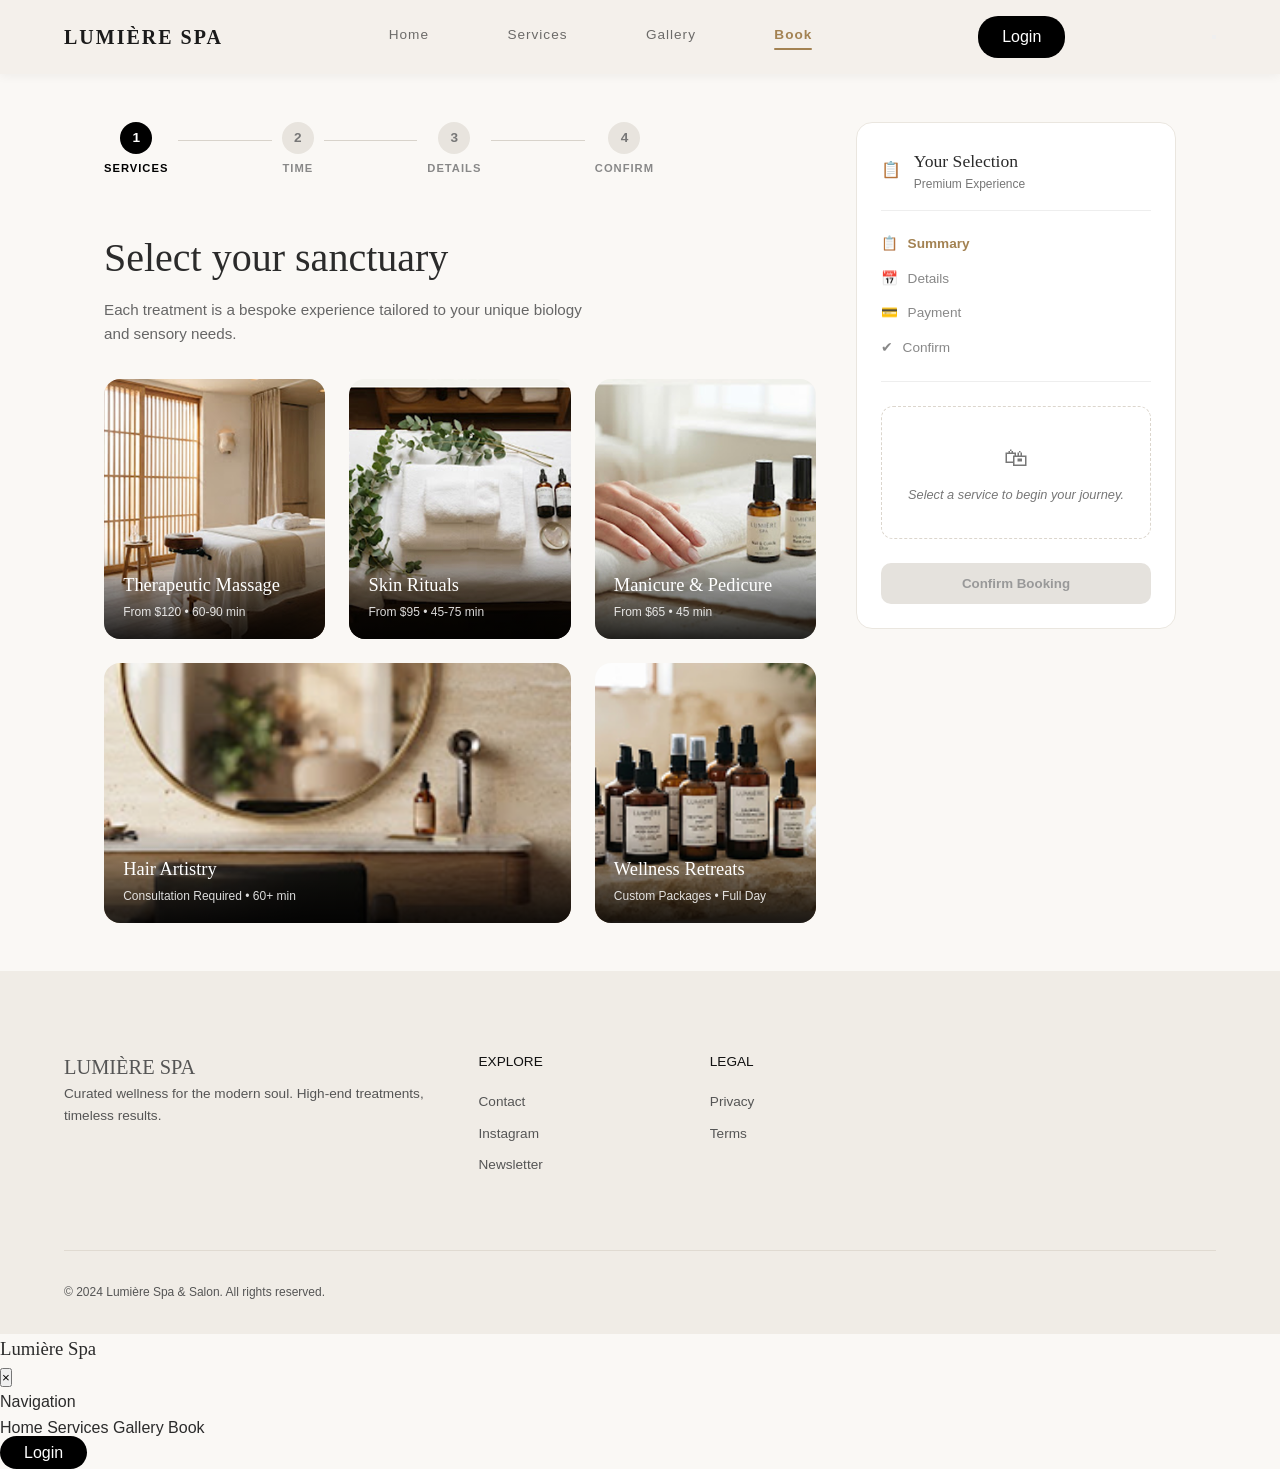
<file: book.html>
<!DOCTYPE html>
<html lang="en">
<head>
  <meta charset="UTF-8">
  <meta name="viewport" content="width=device-width, initial-scale=1.0">
  <title>Lumière Spa - Book Appointment</title>
  <link rel="stylesheet" href="styles.css">
</head>
<body>

  <!-- NAVBAR -->
  <header>
    <a href="index.html" class="logo">LUMIÈRE SPA</a>
    <nav class="nav-links">
      <a href="index.html">Home</a>
      <a href="services.html">Services</a>
      <a href="gallery.html">Gallery</a>
      <a href="book.html" class="active">Book</a>
    </nav>
    <a href="login.html" class="login-btn">Login</a>
  </header>

  <main class="booking-container">
    <!-- LEFT SIDE: STEPS & SERVICE SELECTION -->
    <div class="booking-main">
      
      <!-- STEP PROGRESS BAR -->
      <div class="steps-bar">
        <div class="step active">
          <div class="step-num">1</div>
          <span>SERVICES</span>
        </div>
        <div class="step-line"></div>
        <div class="step">
          <div class="step-num">2</div>
          <span>TIME</span>
        </div>
        <div class="step-line"></div>
        <div class="step">
          <div class="step-num">3</div>
          <span>DETAILS</span>
        </div>
        <div class="step-line"></div>
        <div class="step">
          <div class="step-num">4</div>
          <span>CONFIRM</span>
        </div>
      </div>

      <!-- HEADING -->
      <div class="booking-header">
        <h1>Select your sanctuary</h1>
        <p>Each treatment is a bespoke experience tailored to your unique biology and sensory needs.</p>
      </div>

      <!-- CARDS GRID -->
      <div class="booking-grid">
        
        <div class="booking-card">
          <img src="image/massage.png" alt="Therapeutic Massage">
          <div class="card-overlay">
            <h3>Therapeutic Massage</h3>
            <p>From $120 • 60-90 min</p>
          </div>
        </div>

        <div class="booking-card">
          <img src="image/spa.png" alt="Skin Rituals">
          <div class="card-overlay">
            <h3>Skin Rituals</h3>
            <p>From $95 • 45-75 min</p>
          </div>
        </div>

        <div class="booking-card">
          <img src="image/nails.png" alt="Manicure & Pedicure">
          <div class="card-overlay">
            <h3>Manicure & Pedicure</h3>
            <p>From $65 • 45 min</p>
          </div>
        </div>

        <div class="booking-card card-wide">
          <img src="image/hair.png" alt="Hair Artistry">
          <div class="card-overlay">
            <h3>Hair Artistry</h3>
            <p>Consultation Required • 60+ min</p>
          </div>
        </div>

        <div class="booking-card">
          <img src="image/bottles.png" alt="Wellness Retreats">
          <div class="card-overlay">
            <h3>Wellness Retreats</h3>
            <p>Custom Packages • Full Day</p>
          </div>
        </div>

      </div>
    </div>

    <!-- RIGHT SIDEBAR: SUMMARY -->
    <aside class="booking-sidebar">
      <div class="sidebar-card">
        <div class="sidebar-header">
          <span class="icon">📋</span>
          <div>
            <h3>Your Selection</h3>
            <p>Premium Experience</p>
          </div>
        </div>

        <ul class="sidebar-steps">
          <li class="active"><span>📋</span> Summary</li>
          <li><span>📅</span> Details</li>
          <li><span>💳</span> Payment</li>
          <li><span>✔</span> Confirm</li>
        </ul>

        <div class="empty-state-box">
          <span class="bag-icon">🛍</span>
          <p>Select a service to begin your journey.</p>
        </div>

        <button class="confirm-btn" disabled>Confirm Booking</button>
      </div>
    </aside>
  </main>

  <!-- FOOTER -->
  <footer class="footer">
    <div class="footer-container">
      <div class="footer-brand">
        <h2 class="footer-logo">LUMIÈRE SPA</h2>
        <p>Curated wellness for the modern soul. High-end treatments, timeless results.</p>
      </div>
      
      <div class="footer-col">
        <h4>EXPLORE</h4>
        <ul>
          <li><a href="#">Contact</a></li>
          <li><a href="#">Instagram</a></li>
          <li><a href="#">Newsletter</a></li>
        </ul>
      </div>

      <div class="footer-col">
        <h4>LEGAL</h4>
        <ul>
          <li><a href="#">Privacy</a></li>
          <li><a href="#">Terms</a></li>
        </ul>
      </div>
    </div>
    
    <div class="footer-bottom">
      <p>© 2024 Lumière Spa & Salon. All rights reserved.</p>
    </div>
  </footer>

  <script src="script.js"></script>
  <script src="auth.js"></script>
</body>
</html>
</file>
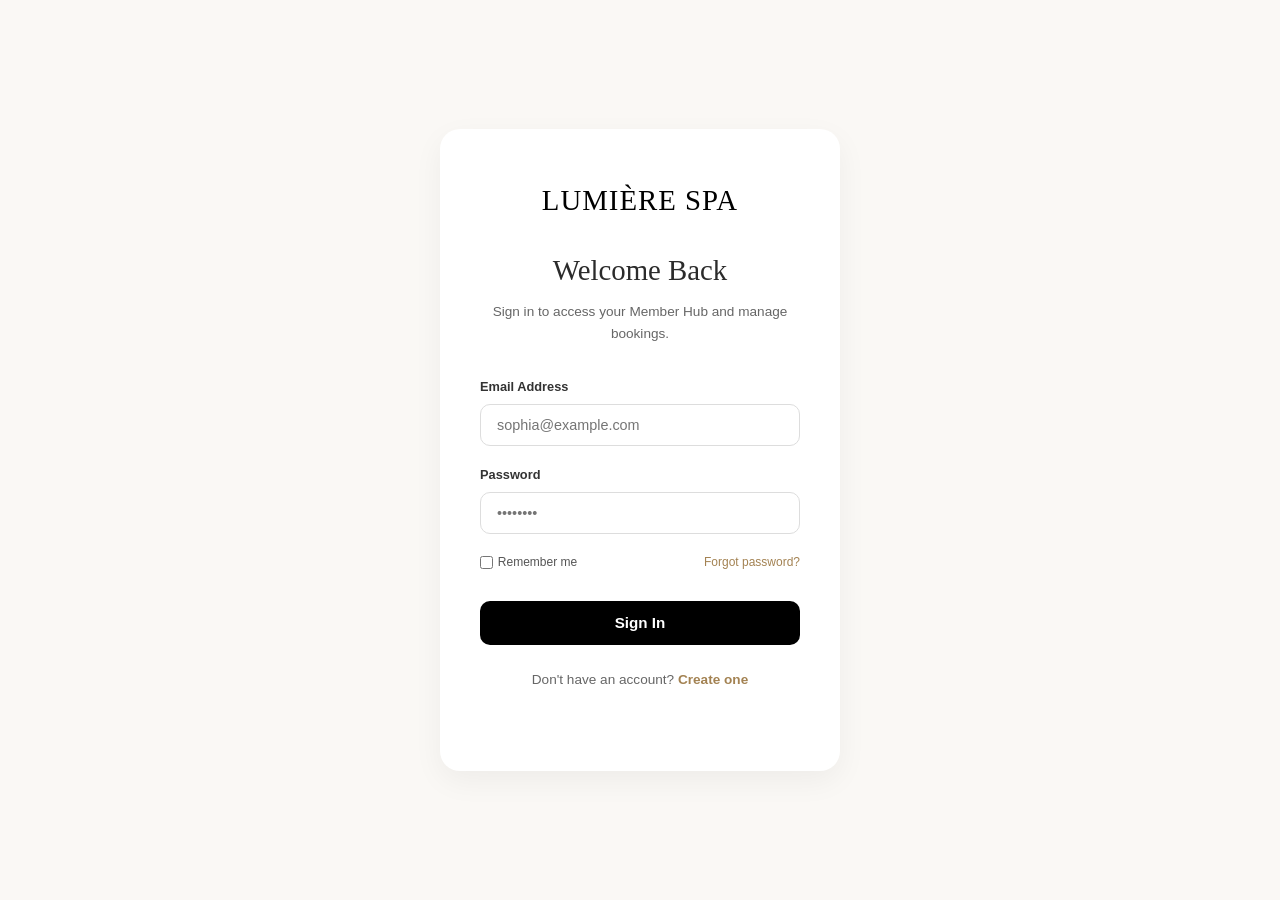
<file: dashboard.html>
<!DOCTYPE html>
<html lang="en">
<head>
  <meta charset="UTF-8">
  <meta name="viewport" content="width=device-width, initial-scale=1.0">
  <title>Lumière Spa - Member Hub</title>
  <link rel="stylesheet" href="styles.css">
</head>
<body>

  <!-- NAVBAR -->
  <header>
    <a href="index.html" class="logo">LUMIÈRE SPA</a>
    <nav class="nav-links">
      <a href="index.html">Home</a>
      <a href="services.html">Services</a>
      <a href="gallery.html">Gallery</a>
      <a href="book.html">Book</a>
    </nav>
    <a href="login.html" class="login-btn">Login</a>
  </header>

  <!-- MOBILE HAMBURGER SUB-BAR (Visible only on mobile) -->
  <div class="mobile-sub-header">
    <button class="hamburger-btn" id="menuToggle" aria-label="Toggle Navigation">
      <span class="bar"></span>
      <span class="bar"></span>
      <span class="bar"></span>
    </button>
    <span class="mobile-sub-title">Member Hub</span>
  </div>

  <!-- OVERLAY FOR MOBILE MENU -->
  <div class="menu-overlay" id="menuOverlay"></div>

  <div class="dashboard-layout">
    
    <!-- SIDEBAR / MOBILE DRAWER -->
    <aside class="dashboard-sidebar" id="dashboardSidebar">
      <div class="sidebar-header-mobile">
        <h3>Member Hub</h3>
        <button class="close-btn" id="closeSidebar">&times;</button>
      </div>

      <div class="member-info">
        <span class="badge-tier" id="userTier">Bronze Tier Loyalty</span>
      </div>

      <nav class="sidebar-menu">
        <a href="#" class="active"><span>📊</span> Dashboard</a>
        <a href="#"><span>📅</span> Bookings</a>
        <a href="#"><span>🤍</span> Wishlist</a>
        <a href="#"><span>👤</span> Profile</a>
        <a href="#"><span>⚙️</span> Settings</a>
      </nav>

      <!-- POINTS CARD -->
      <div class="points-card">
        <span class="points-label">CURRENT POINTS</span>
        <h2 id="userPoints">0</h2>
        <div class="progress-bar"><div class="progress" id="pointsProgress" style="width: 0%;"></div></div>
        <p id="pointsSubtext">500 points to Silver Tier</p>
      </div>
    </aside>

    <!-- MAIN CONTENT AREA -->
    <main class="dashboard-main">
      
      <!-- WELCOME BANNER (At the top on all screens) -->
      <div class="welcome-banner">
        <h1 id="welcomeHeading">Welcome back, User</h1>
        <p>Today is a perfect day for restoration.</p>
      </div>

      <!-- TOP CARDS ROW -->
      <div class="dash-top-grid">
        
        <!-- NEXT APPOINTMENT -->
        <div class="appointment-card">
          <span class="sub-tag">• NEXT APPOINTMENT</span>
          <div id="appointmentBox">
            <h3 style="margin-top: 1rem; color: #666; font-weight: normal;">No upcoming appointments</h3>
            <p style="font-size: 0.85rem; color: #888; margin-top: 0.4rem;">Book your first treatment to begin your wellness journey.</p>
            <a href="book.html" class="btn-dark" style="display: inline-block; margin-top: 1rem; text-decoration: none;">Book Now</a>
          </div>
        </div>

        <!-- ACTIVE OFFER -->
        <div class="promo-card">
          <span class="badge-light">Welcome Offer</span>
          <p class="promo-sub">First Visit Bonus</p>
          <h3>15% off your first booking</h3>
          <a href="book.html" class="claim-link">Book Treatment &rarr;</a>
        </div>

      </div>

      <!-- RECENT SERVICES SECTION -->
      <section class="dash-section">
        <div class="section-header">
          <div>
            <h2>Recent Services</h2>
            <p>Your history of luxury and care</p>
          </div>
          <a href="#" class="view-all">View All History</a>
        </div>

        <div id="historyContainer">
          <div class="empty-history-box">
            <p><strong>No recent services yet.</strong></p>
            <p>Once you complete a service at Lumière Spa, your treatment history and care details will appear here.</p>
          </div>
        </div>
      </section>

      <!-- CURATED FOR YOU SECTION -->
      <section class="dash-section">
        <h2>Curated for You</h2>
        <div class="curated-grid">
          
          <div class="product-card">
            <img src="image/bottles.png" alt="Botanical Body Scrub">
            <div class="p-info">
              <h4>Botanical Body Scrub</h4>
              <p>Perfect for maintaining your post-massage glow during the summer months.</p>
              <button class="btn-gray">Book Now • $85</button>
            </div>
          </div>

          <div class="product-card">
            <img src="image/view.png" alt="Vitamin C infusion">
            <div class="p-info">
              <h4>Vitamin C infusion</h4>
              <p>An additive for your next facial to boost luminosity and repair sun damage.</p>
              <button class="btn-gray">Add to Wishlist • $45</button>
            </div>
          </div>

          <div class="gift-banner-card">
            <div class="gift-icon">🎁</div>
            <h3>Gift a Serene Moment</h3>
            <p>Share the Lumière experience with someone special. Digital gift cards ready instantly.</p>
            <button class="btn-gold">Buy Gift Card</button>
          </div>

        </div>
      </section>

    </main>

  </div>

  <script src="auth.js"></script>
  <script>
    // Load logged in user data on page load
    document.addEventListener('DOMContentLoaded', () => {
      const currentUser = JSON.parse(localStorage.getItem('lumiere_current_user'));

      if (!currentUser) {
        window.location.href = 'login.html';
        return;
      }

      // Extract First Name for Greeting
      const fullName = currentUser.name || "Valued Guest";
      const firstName = fullName.split(' ')[0];

      // Update Greeting & Stats
      document.getElementById('welcomeHeading').textContent = `Welcome back, ${firstName}`;
      document.getElementById('userTier').textContent = currentUser.tier || "Bronze Tier Loyalty";
      document.getElementById('userPoints').textContent = currentUser.points || 0;
      document.getElementById('pointsProgress').style.width = (currentUser.points || 0) + '%';

      // --- HAMBURGER MENU TOGGLE LOGIC ---
      const menuToggle = document.getElementById('menuToggle');
      const closeSidebar = document.getElementById('closeSidebar');
      const dashboardSidebar = document.getElementById('dashboardSidebar');
      const menuOverlay = document.getElementById('menuOverlay');

      function openMenu() {
        dashboardSidebar.classList.add('open');
        menuOverlay.classList.add('active');
      }

      function closeMenu() {
        dashboardSidebar.classList.remove('open');
        menuOverlay.classList.remove('active');
      }

      if (menuToggle) menuToggle.addEventListener('click', openMenu);
      if (closeSidebar) closeSidebar.addEventListener('click', closeMenu);
      if (menuOverlay) menuOverlay.addEventListener('click', closeMenu);
    });
  </script>
</body>
</html>
</file>
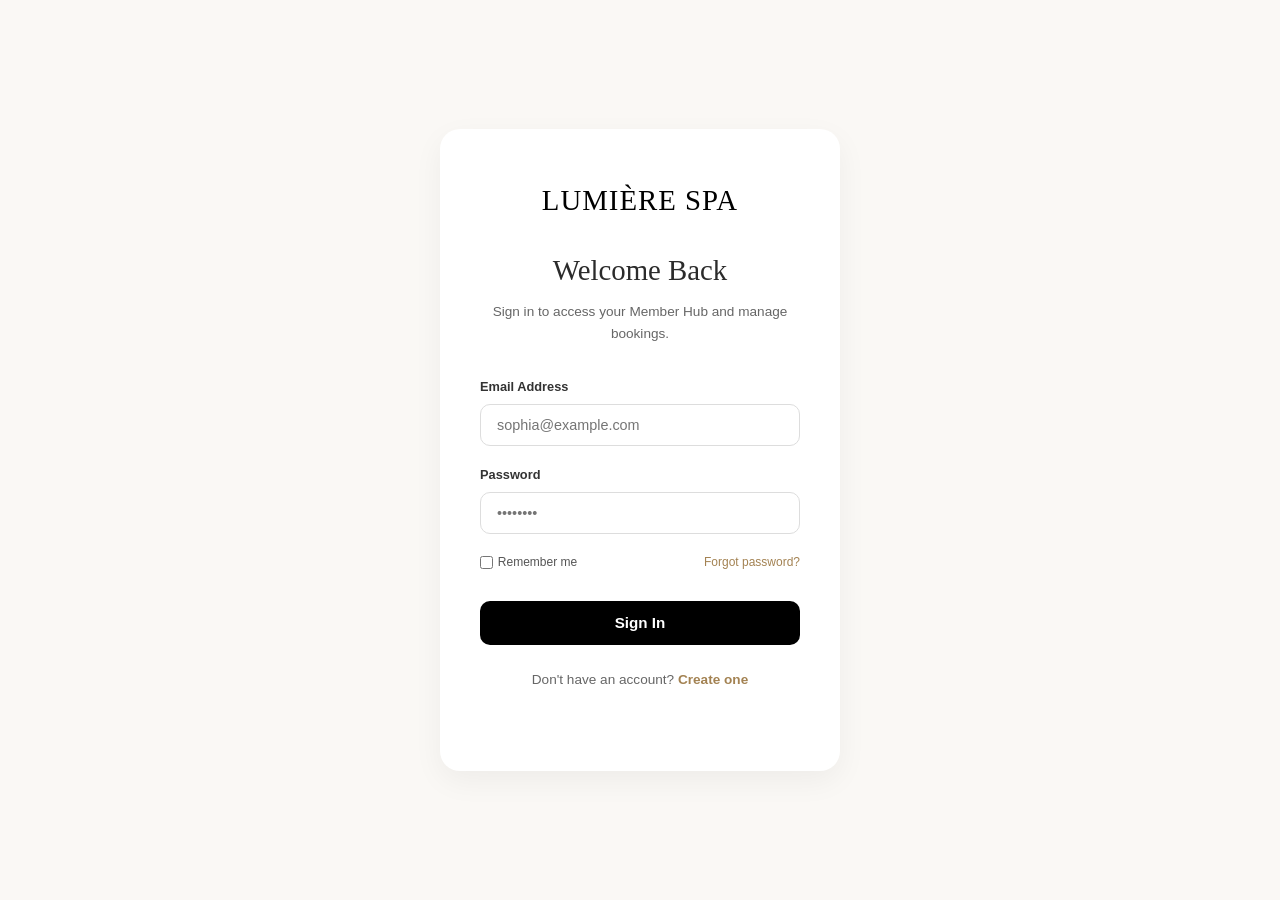
<file: login.html>
<!DOCTYPE html>
<html lang="en">
<head>
  <meta charset="UTF-8">
  <meta name="viewport" content="width=device-width, initial-scale=1.0">
  <title>Lumière Spa - Login</title>
  <link rel="stylesheet" href="styles.css">
</head>
<body class="login-page-body">

  <div class="login-card">
    <a href="index.html" class="login-logo">LUMIÈRE SPA</a>
    <h2>Welcome Back</h2>
    <p>Sign in to access your Member Hub and manage bookings.</p>

    <!-- Alert Box for Errors -->
    <div id="loginAlert" class="alert-box" style="display: none;"></div>

    <form id="loginForm">
      <div class="input-group">
        <label for="loginEmail">Email Address</label>
        <input type="email" id="loginEmail" placeholder="sophia@example.com" required>
      </div>

      <div class="input-group">
        <label for="loginPassword">Password</label>
        <input type="password" id="loginPassword" placeholder="••••••••" required>
      </div>

      <div class="form-actions">
        <label class="remember-me">
          <input type="checkbox"> Remember me
        </label>
        <a href="#" class="forgot-pass">Forgot password?</a>
      </div>

      <button type="submit" class="submit-btn">Sign In</button>
    </form>

    <p class="signup-prompt">
      Don't have an account? <a href="signup.html">Create one</a>
    </p>
  </div>

  <script>
    const loginForm = document.getElementById('loginForm');
    const alertBox = document.getElementById('loginAlert');

    loginForm.addEventListener('submit', (e) => {
      e.preventDefault();

      const email = document.getElementById('loginEmail').value.trim().toLowerCase();
      const password = document.getElementById('loginPassword').value.trim();

      // Retrieve users from localStorage
      let users = JSON.parse(localStorage.getItem('lumiere_users')) || [];

      // Find user
      const foundUser = users.find(u => u.email === email);

      if (!foundUser) {
        // Show "Account not found" if email isn't in database
        showAlert('Account not found. Please create an account first.', 'error');
        return;
      }

      if (foundUser.password !== password) {
        showAlert('Incorrect password. Please try again.', 'error');
        return;
      }

      // Save logged-in session info
      localStorage.setItem('lumiere_current_user', JSON.stringify(foundUser));

      showAlert('Login successful! Redirecting...', 'success');

      setTimeout(() => {
        window.location.href = 'dashboard.html';
      }, 1000);
    });

    function showAlert(msg, type) {
      alertBox.textContent = msg;
      alertBox.className = `alert-box ${type}`;
      alertBox.style.display = 'block';
    }
  </script>
</body>
</html>
</file>
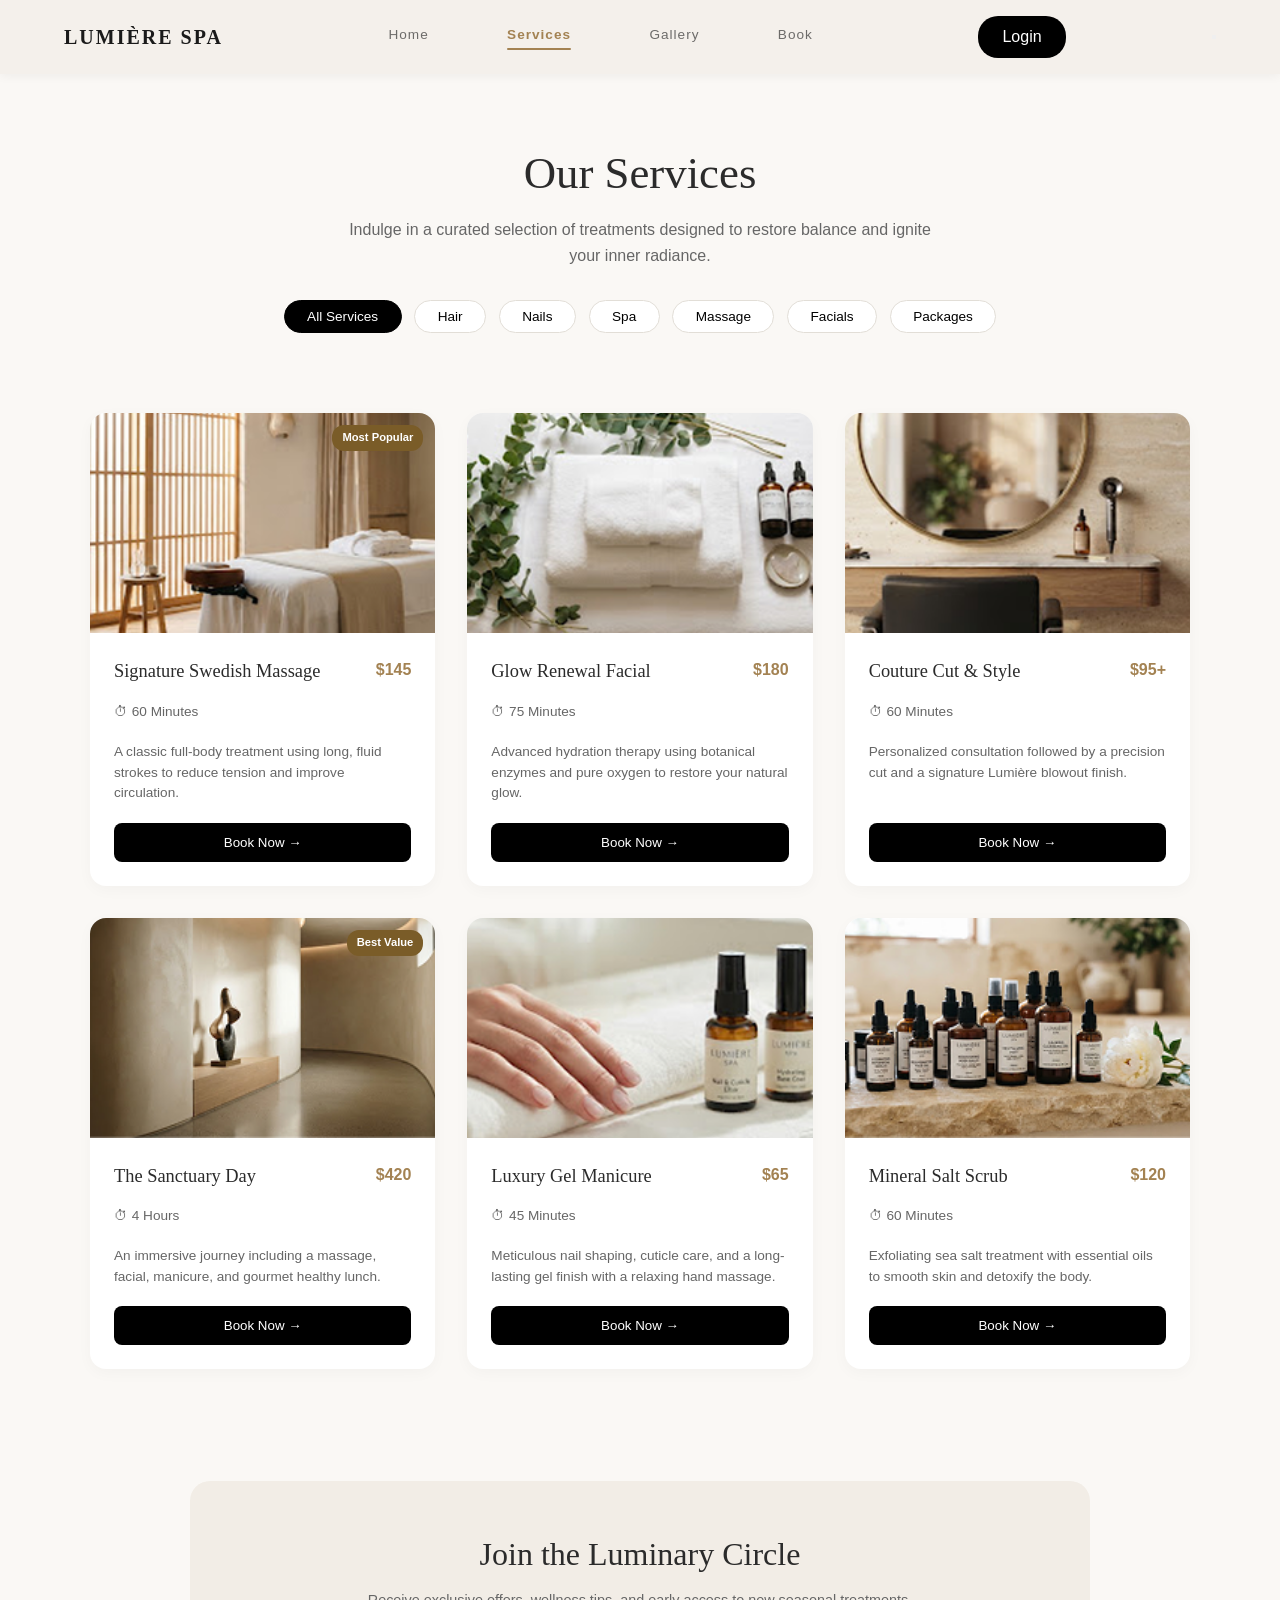
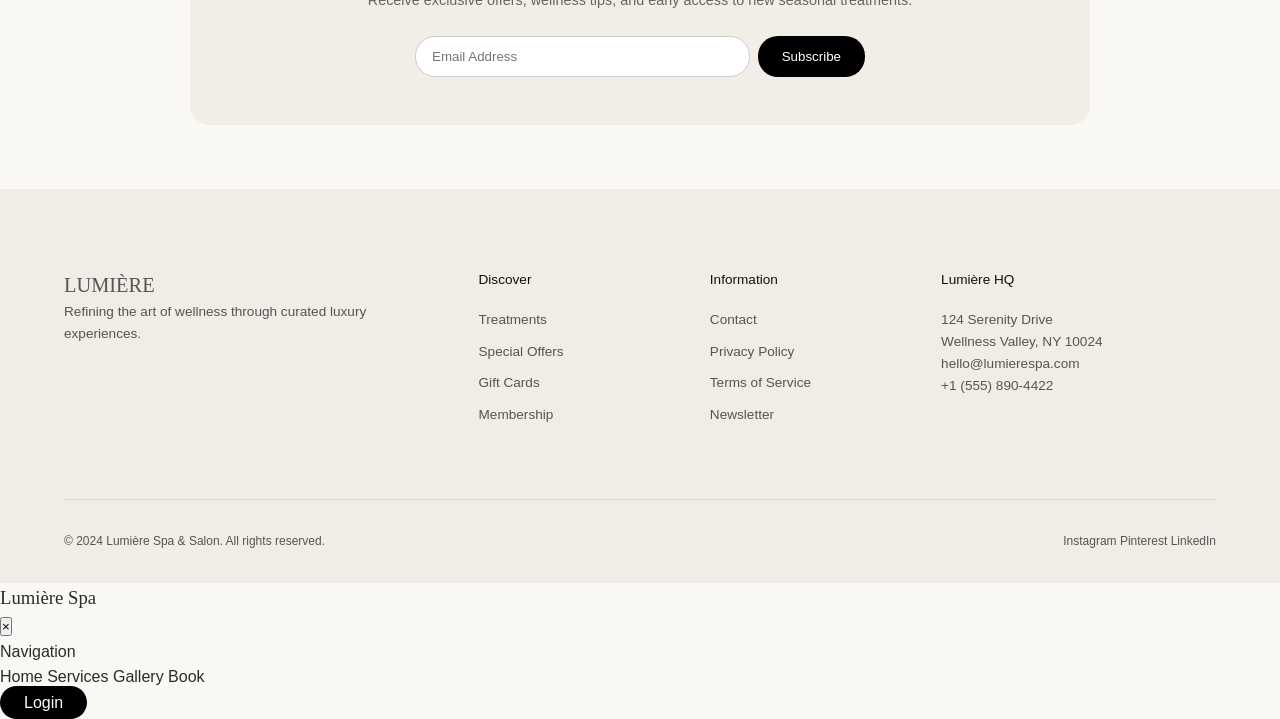
<file: services.html>
<!DOCTYPE html>
<html lang="en">
<head>
  <meta charset="UTF-8">
  <meta name="viewport" content="width=device-width, initial-scale=1.0">
  <title>Lumière Spa - Our Services</title>
  <link rel="stylesheet" href="styles.css">
</head>
<body>

  <!-- NAVBAR -->
  <header>
    <a href="index.html" class="logo">LUMIÈRE SPA</a>
    <nav class="nav-links">
      <a href="index.html">Home</a>
      <a href="services.html" class="active">Services</a>
      <a href="gallery.html">Gallery</a>
      <a href="book.html">Book</a>
    </nav>
    <a href="login.html" class="login-btn">Login</a>
  </header>

  <!-- SERVICES HERO & FILTER BUTTONS -->
  <section class="services-hero">
    <h1>Our Services</h1>
    <p>Indulge in a curated selection of treatments designed to restore balance and ignite your inner radiance.</p>
    
    <div class="filter-buttons">
      <button class="filter-btn active">All Services</button>
      <button class="filter-btn">Hair</button>
      <button class="filter-btn">Nails</button>
      <button class="filter-btn">Spa</button>
      <button class="filter-btn">Massage</button>
      <button class="filter-btn">Facials</button>
      <button class="filter-btn">Packages</button>
    </div>
  </section>

  <!-- SERVICES GRID -->
  <section class="services-section">
    <div class="services-grid">

      <!-- Card 1 -->
      <div class="service-card">
        <div class="card-image">
          <span class="badge">Most Popular</span>
          <img src="image/massage.png" alt="Signature Swedish Massage">
        </div>
        <div class="card-content">
          <div class="card-header">
            <h3>Signature Swedish Massage</h3>
            <span class="price">$145</span>
          </div>
          <p class="duration">⏱ 60 Minutes</p>
          <p class="description">A classic full-body treatment using long, fluid strokes to reduce tension and improve circulation.</p>
          <button class="book-btn">Book Now &rarr;</button>
        </div>
      </div>

      <!-- Card 2 -->
      <div class="service-card">
        <div class="card-image">
          <img src="image/spa.png" alt="Glow Renewal Facial">
        </div>
        <div class="card-content">
          <div class="card-header">
            <h3>Glow Renewal Facial</h3>
            <span class="price">$180</span>
          </div>
          <p class="duration">⏱ 75 Minutes</p>
          <p class="description">Advanced hydration therapy using botanical enzymes and pure oxygen to restore your natural glow.</p>
          <button class="book-btn">Book Now &rarr;</button>
        </div>
      </div>

      <!-- Card 3 -->
      <div class="service-card">
        <div class="card-image">
          <img src="image/hair.png" alt="Couture Cut & Style">
        </div>
        <div class="card-content">
          <div class="card-header">
            <h3>Couture Cut & Style</h3>
            <span class="price">$95+</span>
          </div>
          <p class="duration">⏱ 60 Minutes</p>
          <p class="description">Personalized consultation followed by a precision cut and a signature Lumière blowout finish.</p>
          <button class="book-btn">Book Now &rarr;</button>
        </div>
      </div>

      <!-- Card 4 -->
      <div class="service-card">
        <div class="card-image">
          <span class="badge">Best Value</span>
          <img src="image/view.png" alt="The Sanctuary Day">
        </div>
        <div class="card-content">
          <div class="card-header">
            <h3>The Sanctuary Day</h3>
            <span class="price">$420</span>
          </div>
          <p class="duration">⏱ 4 Hours</p>
          <p class="description">An immersive journey including a massage, facial, manicure, and gourmet healthy lunch.</p>
          <button class="book-btn">Book Now &rarr;</button>
        </div>
      </div>

      <!-- Card 5 -->
      <div class="service-card">
        <div class="card-image">
          <img src="image/nails.png" alt="Luxury Gel Manicure">
        </div>
        <div class="card-content">
          <div class="card-header">
            <h3>Luxury Gel Manicure</h3>
            <span class="price">$65</span>
          </div>
          <p class="duration">⏱ 45 Minutes</p>
          <p class="description">Meticulous nail shaping, cuticle care, and a long-lasting gel finish with a relaxing hand massage.</p>
          <button class="book-btn">Book Now &rarr;</button>
        </div>
      </div>

      <!-- Card 6 -->
      <div class="service-card">
        <div class="card-image">
          <img src="image/bottles.png" alt="Mineral Salt Scrub">
        </div>
        <div class="card-content">
          <div class="card-header">
            <h3>Mineral Salt Scrub</h3>
            <span class="price">$120</span>
          </div>
          <p class="duration">⏱ 60 Minutes</p>
          <p class="description">Exfoliating sea salt treatment with essential oils to smooth skin and detoxify the body.</p>
          <button class="book-btn">Book Now &rarr;</button>
        </div>
      </div>

    </div>
  </section>

  <!-- NEWSLETTER / LUMINARY CIRCLE -->
  <section class="newsletter-section">
    <div class="newsletter-card">
      <h2>Join the Luminary Circle</h2>
      <p>Receive exclusive offers, wellness tips, and early access to new seasonal treatments.</p>
      <form class="newsletter-form">
        <input type="email" placeholder="Email Address" required>
        <button type="submit">Subscribe</button>
      </form>
    </div>
  </section>

  <footer class="footer">
  <div class="footer-container">
    <!-- Brand Column -->
    <div class="footer-brand">
      <h2 class="footer-logo">LUMIÈRE</h2>
      <p>Refining the art of wellness through curated luxury experiences.</p>
    </div>
    
    <!-- Discover Column -->
    <div class="footer-col">
      <h4>Discover</h4>
      <ul>
        <li><a href="#">Treatments</a></li>
        <li><a href="#">Special Offers</a></li>
        <li><a href="#">Gift Cards</a></li>
        <li><a href="#">Membership</a></li>
      </ul>
    </div>

    <!-- Information Column -->
    <div class="footer-col">
      <h4>Information</h4>
      <ul>
        <li><a href="#">Contact</a></li>
        <li><a href="#">Privacy Policy</a></li>
        <li><a href="#">Terms of Service</a></li>
        <li><a href="#">Newsletter</a></li>
      </ul>
    </div>

    <!-- HQ Column -->
    <div class="footer-col">
      <h4>Lumière HQ</h4>
      <p>124 Serenity Drive<br>Wellness Valley, NY 10024</p>
      <p class="contact-info">hello@lumierespa.com<br>+1 (555) 890-4422</p>
    </div>
  </div>
  
  <!-- Footer Bottom Bar -->
  <div class="footer-bottom">
    <p>© 2024 Lumière Spa & Salon. All rights reserved.</p>
    <div class="social-links">
      <a href="#">Instagram</a>
      <a href="#">Pinterest</a>
      <a href="#">LinkedIn</a>
    </div>
  </div>
</footer>

  <script src="script.js"></script>
  <script src="auth.js"></script>
</body>
</html>
</file>
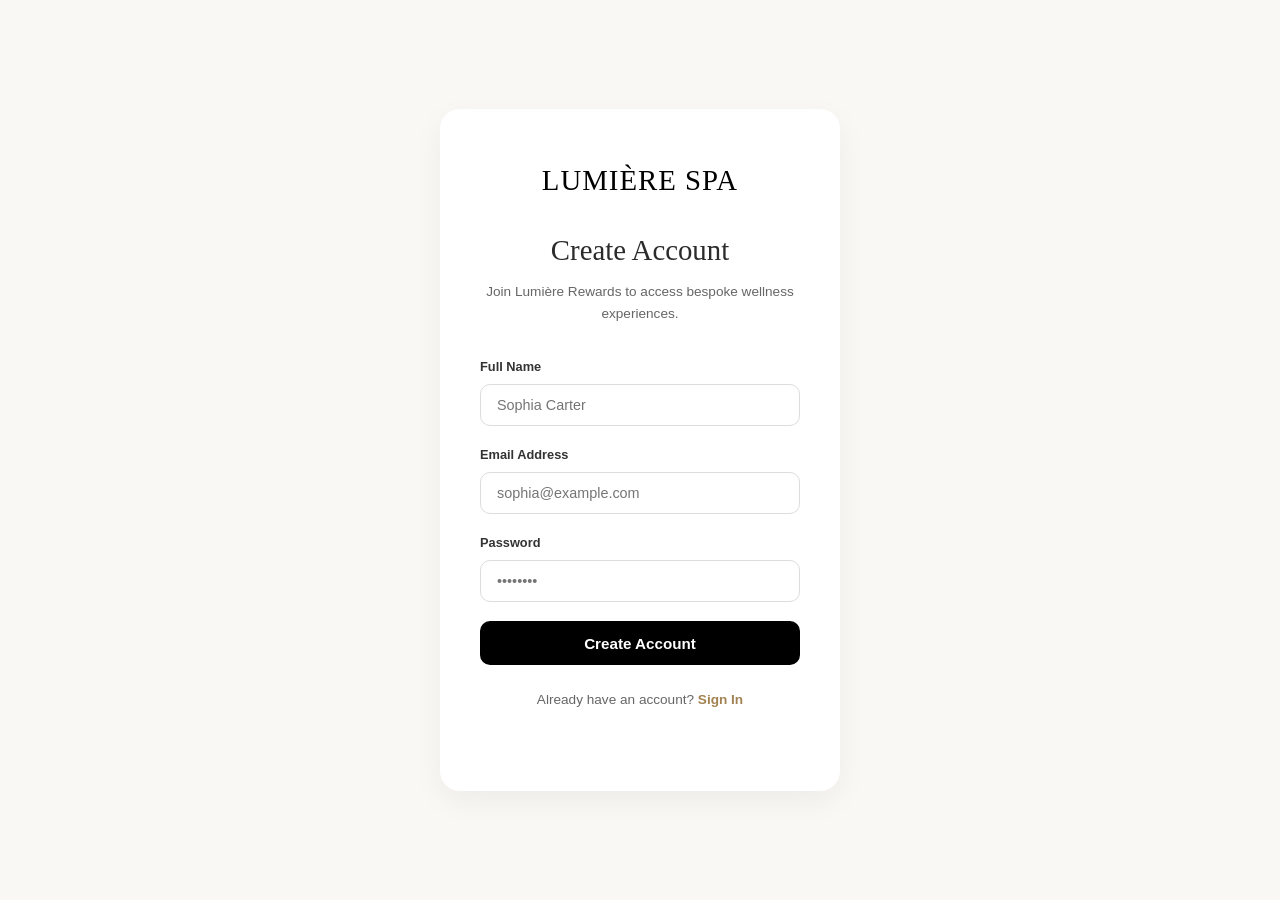
<file: signup.html>
<!DOCTYPE html>
<html lang="en">
<head>
  <meta charset="UTF-8">
  <meta name="viewport" content="width=device-width, initial-scale=1.0">
  <title>Lumière Spa - Create Account</title>
  <link rel="stylesheet" href="styles.css">
</head>
<body class="login-page-body">

  <div class="login-card">
    <a href="index.html" class="login-logo">LUMIÈRE SPA</a>
    <h2>Create Account</h2>
    <p>Join Lumière Rewards to access bespoke wellness experiences.</p>

    <!-- Error/Success Message Box -->
    <div id="signupAlert" class="alert-box" style="display: none;"></div>

    <form id="signupForm">
      <div class="input-group">
        <label for="fullName">Full Name</label>
        <input type="text" id="fullName" placeholder="Sophia Carter" required>
      </div>

      <div class="input-group">
        <label for="signupEmail">Email Address</label>
        <!-- type="email" ensures valid email formatting -->
        <input type="email" id="signupEmail" placeholder="sophia@example.com" required>
      </div>

      <div class="input-group">
        <label for="signupPassword">Password</label>
        <input type="password" id="signupPassword" placeholder="••••••••" required>
      </div>

      <button type="submit" class="submit-btn">Create Account</button>
    </form>

    <p class="signup-prompt">
      Already have an account? <a href="login.html">Sign In</a>
    </p>
  </div>

  <script>
    const signupForm = document.getElementById('signupForm');
    const alertBox = document.getElementById('signupAlert');

    signupForm.addEventListener('submit', (e) => {
      e.preventDefault();

      const name = document.getElementById('fullName').value.trim();
      const email = document.getElementById('signupEmail').value.trim().toLowerCase();
      const password = document.getElementById('signupPassword').value.trim();

      // Basic regex check for valid email format
      const emailRegex = /^[^\s@]+@[^\s@]+\.[^\s@]+$/;
      if (!emailRegex.test(email)) {
        showAlert('Please enter a valid, functioning email address.', 'error');
        return;
      }

      // Retrieve existing users database from localStorage
      let users = JSON.parse(localStorage.getItem('lumiere_users')) || [];

      // Check if user already exists
      const existingUser = users.find(u => u.email === email);
      if (existingUser) {
        showAlert('An account with this email already exists. Please sign in.', 'error');
        return;
      }

      // Save new user
      users.push({ name, email, password });
      localStorage.setItem('lumiere_users', JSON.stringify(users));

      showAlert('Account created successfully! Redirecting to login...', 'success');

      setTimeout(() => {
        window.location.href = 'login.html';
      }, 1500);
    });

    function showAlert(msg, type) {
      alertBox.textContent = msg;
      alertBox.className = `alert-box ${type}`;
      alertBox.style.display = 'block';
    }
  </script>
</body>
</html>
</file>
<file: styles.css>
/* RESET & GLOBAL STYLES */
* {
  margin: 0;
  padding: 0;
  box-sizing: border-box;
}

body {
  font-family: 'Inter', sans-serif;
  color: #2b2b2b;
  background-color: #faf8f5; /* Soft warm luxury backdrop */
  line-height: 1.6;
}

h1, h2, h3, .logo {
  font-family: 'Playfair Display', serif;
  font-weight: 500;
}

a {
  text-decoration: none;
  color: inherit;
}

img {
  width: 100%;
  height: 100%;
  object-fit: cover;
  display: block;
}

/* NAVBAR */
.navbar {
  display: flex;
  justify-content: space-between;
  align-items: center;
  padding: 1.5rem 5%;
  position: absolute;
  top: 0;
  left: 0;
  right: 0;
  z-index: 10;
  background: transparent;
}

.logo {
  font-size: 1.25rem;
  letter-spacing: 2px;
  font-weight: 600;
}

.nav-links {
  display: flex;
  gap: 2.5rem;
  font-size: 0.85rem;
  letter-spacing: 1px;
}

.nav-links a {
  opacity: 0.7;
  transition: opacity 0.3s;
}

.nav-links a.active,
.nav-links a:hover {
  opacity: 1;
}

.btn-login {
  background-color: #111;
  color: #fff;
  padding: 0.5rem 1.5rem;
  border-radius: 20px;
  font-size: 0.85rem;
}

/* HERO */
.hero {
  position: relative;
  height: 100vh;
  min-height: 600px;
  display: flex;
  align-items: center;
  justify-content: center;
  text-align: center;
  color: #fff;
  
  /* Background properties */
  background-image: url('image/lumure-Picsart-AiImageEnhancer.png');
  background-position: center;
  background-repeat: no-repeat;
  background-size: cover;
  
  /* Image rendering tweak for high DPI screens */
  image-rendering: -webkit-optimize-contrast;
}

.hero-overlay {
  position: absolute;
  inset: 0;
  background: rgba(0, 0, 0, 0.4);
}

.hero-content {
  position: relative;
  z-index: 2;
  max-width: 650px;
  padding: 0 1rem;
}

.hero h1 {
  font-size: 3.5rem;
  line-height: 1.15;
  margin-bottom: 1.5rem;
}

.hero p {
  font-size: 1rem;
  font-weight: 300;
  margin-bottom: 2rem;
  opacity: 0.9;
}

.hero-buttons {
  display: flex;
  gap: 1rem;
  justify-content: center;
}

.btn {
  padding: 0.8rem 1.8rem;
  border-radius: 25px;
  font-size: 0.85rem;
  transition: all 0.3s ease;
}

.btn-primary {
  background-color: #fff;
  color: #111;
}

.btn-outline {
  border: 1px solid rgba(255, 255, 255, 0.6);
  color: #fff;
}

.scroll-down {
  position: absolute;
  bottom: 20px;
  left: 50%;
  transform: translateX(-50%);
  z-index: 2;
  font-size: 1.2rem;
  opacity: 0.7;
}

/* SECTION TITLES */
.section-subtitle {
  display: block;
  font-size: 0.75rem;
  letter-spacing: 2px;
  color: #8c857b;
  margin-bottom: 0.5rem;
  text-align: center;
}

.section-title {
  font-size: 2.25rem;
  text-align: center;
  margin-bottom: 3rem;
}

/* OFFERINGS */
.offerings {
  padding: 6rem 5%;
}

.cards-grid {
  display: grid;
  grid-template-columns: repeat(auto-fit, minmax(220px, 1fr));
  gap: 1.5rem;
}

.card {
  background: #fff;
  border-radius: 12px;
  overflow: hidden;
  box-shadow: 0 4px 20px rgba(0, 0, 0, 0.03);
}

.card-img {
  height: 260px;
}

.card-content {
  padding: 1.5rem;
}

.card-content h3 {
  font-size: 1.2rem;
  margin-bottom: 0.5rem;
}

.card-content p {
  font-size: 0.85rem;
  color: #666;
  margin-bottom: 1.2rem;
}

.link-more {
  font-size: 0.8rem;
  color: #111;
  font-weight: 500;
}

/* FEATURES */
.features {
  padding: 4rem 5%;
  display: grid;
  grid-template-columns: repeat(auto-fit, minmax(250px, 1fr));
  gap: 3rem;
  text-align: center;
  background-color: #f5f1eb;
}

.feature-icon {
  font-size: 1.5rem;
  margin-bottom: 1rem;
}

.feature-item h3 {
  font-size: 1.1rem;
  margin-bottom: 0.5rem;
}

.feature-item p {
  font-size: 0.85rem;
  color: #666;
}

/* TEAM */
.team {
  padding: 6rem 5%;
}

.team-header {
  display: flex;
  justify-content: space-between;
  align-items: flex-end;
  margin-bottom: 3rem;
}

.team-header .section-subtitle,
.team-header .section-title {
  text-align: left;
  margin-bottom: 0;
}

.link-all {
  font-size: 0.85rem;
  text-decoration: underline;
  color: #666;
}

.team-grid {
  display: grid;
  grid-template-columns: repeat(auto-fit, minmax(250px, 1fr));
  gap: 2rem;
}

/* DEFAULT STATE: Grayscale and slightly dim */
.team-member img {
  width: 100%;
  height: 380px;
  border-radius: 12px;
  object-fit: cover;
  object-position: top;
  filter: grayscale(100%) brightness(0.9); /* Grayscale & dim */
  transition: filter 0.4s ease, transform 0.4s ease; /* Smooth hover effect */
  cursor: pointer;
}

/* Removes grayscale completely so original color shows when highlighted */
.team-member img.active-card,
.team-member img:hover {
  filter: none !important;
}

.team-member h3 {
  font-size: 1.1rem;
}

.team-member p {
  font-size: 0.85rem;
  color: #777;
}

/* TESTIMONIAL */
.testimonial-section {
  padding: 4rem 5%;
  display: flex;
  justify-content: center;
}

.testimonial-card {
  background: #fff;
  padding: 4rem 3rem;
  max-width: 800px;
  width: 100%;
  border-radius: 12px;
  text-align: center;
  box-shadow: 0 4px 30px rgba(0, 0, 0, 0.02);
  position: relative;
}

.quote-mark {
  font-family: 'Playfair Display', serif;
  font-size: 3rem;
  color: #d1c7bc;
  line-height: 1;
}

.quote-text {
  font-family: 'Playfair Display', serif;
  font-style: italic;
  font-size: 1.15rem;
  margin: 1.5rem 0 2rem;
  color: #444;
}

.author-avatar {
  width: 50px;
  height: 50px;
  border-radius: 50%;
  margin: 0 auto 0.5rem;
}

.author-name {
  font-size: 0.9rem;
  font-weight: 500;
}

.author-role {
  font-size: 0.7rem;
  letter-spacing: 1.5px;
  color: #8c857b;
}

.testimonial-nav {
  display: flex;
  justify-content: center;
  gap: 1rem;
  margin-top: 1.5rem;
}

.nav-btn {
  border: 1px solid #e0e0e0;
  background: transparent;
  width: 32px;
  height: 32px;
  border-radius: 50%;
  cursor: pointer;
}

/* GALLERY */
.gallery {
  padding: 4rem 5%;
  text-align: center;
}

.gallery-handle {
  display: inline-block;
  font-size: 0.8rem;
  letter-spacing: 1px;
  color: #666;
  margin-bottom: 2rem;
}

.gallery-grid {
  display: grid;
  grid-template-columns: 2fr 1fr 1fr;
  grid-template-rows: auto auto;
  gap: 1rem;
}

.gallery-item {
  border-radius: 8px;
  overflow: hidden;
}

.item-large {
  grid-row: span 2;
}

/* FOOTER */
.footer {
  background-color: #f0ece6;
  padding: 5rem 5% 2rem;
  font-size: 0.85rem;
  color: #555;
}

.footer-container {
  display: grid;
  grid-template-columns: 2fr 1fr 1fr 1.5fr;
  gap: 3rem;
  margin-bottom: 4rem;
}

.footer-brand .logo {
  margin-bottom: 1rem;
  color: #111;
}

.footer-col h4 {
  color: #111;
  font-weight: 500;
  margin-bottom: 1.2rem;
}

.footer-col ul {
  list-style: none;
}

.footer-col li {
  margin-bottom: 0.6rem;
}

.footer-bottom {
  display: flex;
  justify-content: space-between;
  border-top: 1px solid #e0dad1;
  padding-top: 2rem;
  font-size: 0.75rem;
}

.footer-legal a {
  margin-left: 1.5rem;
}

/* RESPONSIVE DESIGN */
@media (max-width: 768px) {
  .gallery-grid {
    grid-template-columns: 1fr;
  }
  
  .item-large {
    grid-row: auto;
  }

  .footer-container {
    grid-template-columns: 1fr 1fr;
  }

  .hero h1 {
    font-size: 2.5rem;
  }
}
header, .navbar {
  position: absolute;
  top: 0;
  left: 0;
  width: 100%;
  z-index: 100;
  
  /* Give the navbar its light cream background */
  background-color: #f4f0eb; 
  padding: 1rem 5%;
  
  display: flex;
  justify-content: space-between;
  align-items: center;
}

/* Make logo dark and visible */
.logo {
  color: #1a1a1a;
  font-weight: 700;
  text-decoration: none;
}

/* Make nav links dark */
.nav-links a {
  color: #333333;
  text-decoration: none;
  font-weight: 500;
  margin: 0 1rem;
}

.nav-links a:hover,
.nav-links a.active {
  color: #a38252; /* Gold active indicator */
}

/* Login Button styling */
.login-btn {
  background-color: #000000;
  color: #ffffff;
  padding: 0.5rem 1.5rem;
  border-radius: 20px;
  text-decoration: none;
  font-weight: 500;
}
/* Navigation Links Container */
.nav-links a {
  position: relative;
  color: #333333;
  text-decoration: none;
  font-weight: 500;
  margin: 0 1.2rem;
  padding-bottom: 4px;
}

/* Active Page State (Gold Text + Gold Underline) */
.nav-links a.active {
  color: #a38252; /* Gold text */
  font-weight: 600;
}

.nav-links a.active::after {
  content: '';
  position: absolute;
  bottom: 0;
  left: 0;
  width: 100%;
  height: 2px;
  background-color: #a38252; /* Gold underline */
  border-radius: 2px;
}
header, .navbar {
  position: sticky; /* Keeps it pinned to the top on scroll */
  top: 0;
  left: 0;
  width: 100%;
  z-index: 1000; /* Keeps navbar above all other images and text */
  
  background-color: #f4f0eb; /* Navbar background color */
  padding: 1rem 5%;
  
  display: flex;
  justify-content: space-between;
  align-items: center;
  box-shadow: 0 2px 10px rgba(0, 0, 0, 0.05); /* Optional soft shadow as you scroll */
}
/* SERVICES HERO & FILTERS */
.services-hero {
  text-align: center;
  padding: 4rem 1rem 2rem;
  background-color: #faf8f5;
}

.services-hero h1 {
  font-size: 2.8rem;
  font-family: serif;
  margin-bottom: 0.5rem;
}

.services-hero p {
  color: #666;
  max-width: 600px;
  margin: 0 auto 2rem;
}

.filter-buttons {
  display: flex;
  justify-content: center;
  flex-wrap: wrap;
  gap: 0.8rem;
}

.filter-btn {
  background-color: #ffffff;
  border: 1px solid #e2ded7;
  padding: 0.5rem 1.4rem;
  border-radius: 20px;
  font-size: 0.85rem;
  cursor: pointer;
  transition: all 0.3s ease;
}

.filter-btn.active, .filter-btn:hover {
  background-color: #000000;
  color: #ffffff;
  border-color: #000000;
}

/* SERVICES GRID */
.services-section {
  padding: 3rem 5%;
  background-color: #faf8f5;
}

.services-grid {
  display: grid;
  grid-template-columns: repeat(3, 1fr);
  gap: 2rem;
  max-width: 1100px;
  margin: 0 auto;
}

.service-card {
  background: #ffffff;
  border-radius: 16px;
  overflow: hidden;
  box-shadow: 0 4px 15px rgba(0,0,0,0.03);
  display: flex;
  flex-direction: column;
}

.card-image {
  position: relative;
  height: 220px;
}

.card-image img {
  width: 100%;
  height: 100%;
  object-fit: cover;
}

.badge {
  position: absolute;
  top: 12px;
  right: 12px;
  background: #7a5c28;
  color: #fff;
  font-size: 0.7rem;
  padding: 4px 10px;
  border-radius: 12px;
  font-weight: 600;
}

.card-content {
  padding: 1.5rem;
  display: flex;
  flex-direction: column;
  flex: 1;
}

.card-header {
  display: flex;
  justify-content: space-between;
  align-items: flex-start;
  margin-bottom: 0.4rem;
}

.card-header h3 {
  font-size: 1.15rem;
  font-family: serif;
}

.price {
  font-weight: bold;
  color: #a38252;
}

.duration {
  font-size: 0.8rem;
  color: #888;
  margin-bottom: 0.8rem;
}

.description {
  font-size: 0.85rem;
  color: #555;
  line-height: 1.5;
  margin-bottom: 1.5rem;
  flex: 1;
}

.book-btn {
  background: #000000;
  color: #ffffff;
  border: none;
  width: 100%;
  padding: 0.75rem;
  border-radius: 8px;
  cursor: pointer;
  font-weight: 500;
  transition: opacity 0.2s ease;
}

.book-btn:hover {
  opacity: 0.85;
}

/* NEWSLETTER */
.newsletter-section {
  padding: 4rem 5%;
  background-color: #faf8f5;
}

.newsletter-card {
  background-color: #f2ede6;
  max-width: 900px;
  margin: 0 auto;
  padding: 3rem 2rem;
  border-radius: 20px;
  text-align: center;
}

.newsletter-card h2 {
  font-family: serif;
  font-size: 2rem;
  margin-bottom: 0.5rem;
}

.newsletter-card p {
  color: #666;
  font-size: 0.9rem;
  margin-bottom: 1.5rem;
}

.newsletter-form {
  display: flex;
  justify-content: center;
  gap: 0.5rem;
  max-width: 450px;
  margin: 0 auto;
}

.newsletter-form input {
  flex: 1;
  padding: 0.75rem 1rem;
  border-radius: 20px;
  border: 1px solid #ccc;
  outline: none;
}

.newsletter-form button {
  background: #000;
  color: #fff;
  border: none;
  padding: 0.75rem 1.5rem;
  border-radius: 20px;
  cursor: pointer;
}
/* BOOKING PAGE LAYOUT */
.booking-container {
  display: flex;
  gap: 2.5rem;
  max-width: 1200px;
  margin: 0 auto;
  padding: 3rem 5%;
  background-color: #faf8f5;
}

.booking-main {
  flex: 1;
}

/* STEP PROGRESS BAR */
.steps-bar {
  display: flex;
  align-items: center;
  justify-content: space-between;
  max-width: 550px;
  margin-bottom: 3rem;
}

.step {
  display: flex;
  flex-direction: column;
  align-items: center;
  gap: 0.4rem;
}

.step-num {
  width: 32px;
  height: 32px;
  border-radius: 50%;
  background: #e8e4de;
  color: #777;
  display: flex;
  align-items: center;
  justify-content: center;
  font-weight: 600;
  font-size: 0.85rem;
}

.step.active .step-num {
  background: #000000;
  color: #ffffff;
}

.step span {
  font-size: 0.7rem;
  letter-spacing: 1px;
  color: #888;
  font-weight: 600;
}

.step.active span {
  color: #000;
}

.step-line {
  flex: 1;
  height: 1px;
  background: #d8d3cb;
  margin: 0 10px;
  margin-bottom: 1.2rem;
}

/* BOOKING HEADER */
.booking-header h1 {
  font-family: serif;
  font-size: 2.5rem;
  margin-bottom: 0.5rem;
}

.booking-header p {
  color: #666;
  font-size: 0.95rem;
  margin-bottom: 2rem;
  max-width: 500px;
}

/* BOOKING GRID */
.booking-grid {
  display: grid;
  grid-template-columns: repeat(3, 1fr);
  gap: 1.5rem;
}

.booking-card {
  position: relative;
  height: 260px;
  border-radius: 16px;
  overflow: hidden;
  cursor: pointer;
}

.booking-card.card-wide {
  grid-column: span 2;
}

.booking-card img {
  width: 100%;
  height: 100%;
  object-fit: cover;
  transition: transform 0.4s ease;
}

.booking-card:hover img {
  transform: scale(1.04);
}

.card-overlay {
  position: absolute;
  bottom: 0;
  left: 0;
  width: 100%;
  padding: 1.5rem 1.2rem 1rem;
  background: linear-gradient(to top, rgba(0, 0, 0, 0.85), transparent);
  color: #ffffff;
}

.card-overlay h3 {
  font-size: 1.15rem;
  font-family: serif;
  margin-bottom: 0.2rem;
}

.card-overlay p {
  font-size: 0.75rem;
  opacity: 0.85;
}

/* SIDEBAR SUMMARY */
.booking-sidebar {
  width: 320px;
}

.sidebar-card {
  background: #ffffff;
  border-radius: 16px;
  padding: 1.5rem;
  border: 1px solid #eae6df;
  position: sticky;
  top: 100px;
}

.sidebar-header {
  display: flex;
  align-items: center;
  gap: 0.8rem;
  padding-bottom: 1rem;
  border-bottom: 1px solid #eee;
}

.sidebar-header h3 {
  font-family: serif;
  font-size: 1.1rem;
}

.sidebar-header p {
  font-size: 0.75rem;
  color: #777;
}

.sidebar-steps {
  list-style: none;
  padding: 1rem 0;
  border-bottom: 1px solid #eee;
}

.sidebar-steps li {
  font-size: 0.85rem;
  color: #888;
  padding: 0.4rem 0;
  display: flex;
  align-items: center;
  gap: 0.6rem;
}

.sidebar-steps li.active {
  color: #a38252;
  font-weight: 600;
}

.empty-state-box {
  border: 1.5px dashed #dcd6cd;
  border-radius: 12px;
  padding: 2rem 1rem;
  text-align: center;
  margin: 1.5rem 0;
  color: #777;
}

.empty-state-box .bag-icon {
  font-size: 1.5rem;
  display: block;
  margin-bottom: 0.5rem;
}

.empty-state-box p {
  font-size: 0.8rem;
  font-style: italic;
}

.confirm-btn {
  width: 100%;
  padding: 0.8rem;
  border: none;
  border-radius: 10px;
  background: #e5e2dd;
  color: #999;
  font-weight: 600;
  cursor: not-allowed;
}
/* DASHBOARD LAYOUT */
.dashboard-layout {
  display: flex;
  max-width: 1250px;
  margin: 0 auto;
  padding: 2rem 4%;
  gap: 2.5rem;
  background-color: #faf8f5;
}

/* SIDEBAR */
.dashboard-sidebar {
  width: 240px;
  flex-shrink: 0;
}

.badge-tier {
  font-size: 0.75rem;
  color: #888;
}

.sidebar-menu {
  display: flex;
  flex-direction: column;
  gap: 0.4rem;
  margin: 1.8rem 0;
}

.sidebar-menu a {
  text-decoration: none;
  color: #555;
  padding: 0.6rem 0.8rem;
  border-radius: 8px;
  font-size: 0.9rem;
  display: flex;
  align-items: center;
  gap: 0.6rem;
}

.sidebar-menu a.active, 
.sidebar-menu a:hover {
  background-color: #eee9e0;
  color: #000;
  font-weight: 600;
}

.points-card {
  background: #f0ebe1;
  padding: 1.2rem;
  border-radius: 12px;
}

.points-label {
  font-size: 0.65rem;
  letter-spacing: 1px;
  color: #888;
}

.points-card h2 {
  font-size: 1.8rem;
  font-family: serif;
  margin: 0.3rem 0;
}

.progress-bar {
  height: 4px;
  background: #ddd;
  border-radius: 2px;
  margin-bottom: 0.5rem;
}

.progress {
  height: 100%;
  background: #a38252;
  border-radius: 2px;
}

.points-card p {
  font-size: 0.75rem;
  color: #777;
}

/* MAIN CONTENT */
.dashboard-main {
  flex: 1;
}

.welcome-banner h1 {
  font-family: serif;
  font-size: 2.3rem;
}

.welcome-banner p {
  color: #666;
  margin-bottom: 2rem;
}

.dash-top-grid {
  display: grid;
  grid-template-columns: 2fr 1fr;
  gap: 1.5rem;
  margin-bottom: 3rem;
}

.appointment-card {
  background: #ffffff;
  padding: 1.8rem;
  border-radius: 16px;
  box-shadow: 0 4px 15px rgba(0,0,0,0.02);
}

.sub-tag {
  font-size: 0.7rem;
  color: #a38252;
  font-weight: bold;
  letter-spacing: 1px;
}

.appointment-card h2 {
  font-family: serif;
  font-size: 2rem;
  margin: 0.4rem 0 1rem;
}

.dash-date, .dash-time, .dash-stylist {
  font-size: 0.85rem;
  color: #555;
  margin-bottom: 0.4rem;
}

.card-actions {
  display: flex;
  gap: 0.8rem;
  margin-top: 1.2rem;
}

.btn-outline {
  border: 1px solid #ccc;
  background: transparent;
  padding: 0.6rem 1.2rem;
  border-radius: 8px;
  cursor: pointer;
}

.btn-dark {
  background: #000;
  color: #fff;
  border: none;
  padding: 0.6rem 1.2rem;
  border-radius: 8px;
  cursor: pointer;
}

.promo-card {
  background: #f2ede6;
  padding: 1.8rem;
  border-radius: 16px;
  display: flex;
  flex-direction: column;
  justify-content: space-between;
}

.badge-light {
  font-size: 0.7rem;
  background: #fff;
  padding: 4px 8px;
  border-radius: 10px;
  width: fit-content;
}

.promo-card h3 {
  font-family: serif;
  font-size: 1.4rem;
}

.claim-link {
  color: #a38252;
  font-weight: 600;
  text-decoration: none;
  font-size: 0.85rem;
}

/* HISTORY GRID */
.dash-section {
  margin-bottom: 3rem;
}

.section-header {
  display: flex;
  justify-content: space-between;
  align-items: flex-end;
  margin-bottom: 1.5rem;
}

.section-header h2 {
  font-family: serif;
  font-size: 1.6rem;
}

.view-all {
  font-size: 0.8rem;
  color: #000;
  font-weight: 600;
}

.history-grid {
  display: grid;
  grid-template-columns: repeat(3, 1fr);
  gap: 1.2rem;
}

.history-card img {
  width: 100%;
  height: 150px;
  object-fit: cover;
  border-radius: 12px;
}

.img-box {
  position: relative;
}

.date-badge {
  position: absolute;
  bottom: 10px;
  left: 10px;
  background: rgba(255,255,255,0.9);
  padding: 2px 8px;
  border-radius: 6px;
  font-size: 0.7rem;
  font-weight: 600;
}

.history-card h4 {
  font-size: 0.95rem;
  margin-top: 0.6rem;
}

.history-card p {
  font-size: 0.75rem;
  color: #777;
}

/* CURATED GRID */
.curated-grid {
  display: grid;
  grid-template-columns: repeat(3, 1fr);
  gap: 1.2rem;
}

.product-card {
  background: #fff;
  border-radius: 12px;
  overflow: hidden;
}

.product-card img {
  width: 100%;
  height: 140px;
  object-fit: cover;
}

.p-info {
  padding: 1rem;
}

.p-info h4 {
  font-family: serif;
  font-size: 1rem;
  margin-bottom: 0.4rem;
}

.p-info p {
  font-size: 0.75rem;
  color: #666;
  margin-bottom: 1rem;
}

.btn-gray {
  width: 100%;
  background: #eee9e0;
  border: none;
  padding: 0.6rem;
  border-radius: 6px;
  font-size: 0.8rem;
  font-weight: 600;
  cursor: pointer;
}

.gift-banner-card {
  background: #000;
  color: #fff;
  padding: 1.5rem;
  border-radius: 12px;
  display: flex;
  flex-direction: column;
  justify-content: space-between;
}

.gift-banner-card h3 {
  font-family: serif;
  font-size: 1.3rem;
}

.gift-banner-card p {
  font-size: 0.75rem;
  opacity: 0.8;
}

.btn-gold {
  background: #e5a93b;
  color: #000;
  border: none;
  padding: 0.6rem;
  border-radius: 6px;
  font-weight: 600;
  cursor: pointer;
}
/* LOGIN PAGE STYLES */
.login-page-body {
  background-color: #faf8f5;
  display: flex;
  justify-content: center;
  align-items: center;
  min-height: 100vh;
  margin: 0;
  font-family: sans-serif;
}

.login-card {
  background: #ffffff;
  padding: 3rem 2.5rem;
  border-radius: 20px;
  box-shadow: 0 10px 30px rgba(0, 0, 0, 0.05);
  width: 100%;
  max-width: 400px;
  text-align: center;
}

.login-logo {
  font-family: serif;
  font-size: 1.8rem;
  color: #000;
  text-decoration: none;
  letter-spacing: 1px;
  display: inline-block;
  margin-bottom: 1.5rem;
}

.login-card h2 {
  font-family: serif;
  font-size: 1.8rem;
  margin-bottom: 0.5rem;
}

.login-card p {
  font-size: 0.85rem;
  color: #666;
  margin-bottom: 2rem;
}

.input-group {
  text-align: left;
  margin-bottom: 1.2rem;
}

.input-group label {
  display: block;
  font-size: 0.8rem;
  font-weight: 600;
  margin-bottom: 0.4rem;
  color: #333;
}

.input-group input {
  width: 100%;
  padding: 0.75rem 1rem;
  border: 1px solid #ddd;
  border-radius: 10px;
  font-size: 0.9rem;
  outline: none;
  box-sizing: border-box;
}

.input-group input:focus {
  border-color: #a38252;
}

.form-actions {
  display: flex;
  justify-content: space-between;
  align-items: center;
  font-size: 0.75rem;
  margin-bottom: 1.8rem;
}

.remember-me {
  color: #555;
  display: flex;
  align-items: center;
  gap: 0.3rem;
  cursor: pointer;
}

.forgot-pass {
  color: #a38252;
  text-decoration: none;
}

.submit-btn {
  width: 100%;
  padding: 0.85rem;
  background-color: #000000;
  color: #ffffff;
  border: none;
  border-radius: 10px;
  font-size: 0.95rem;
  font-weight: 600;
  cursor: pointer;
  transition: opacity 0.2s ease;
}

.submit-btn:hover {
  opacity: 0.88;
}

.signup-prompt {
  margin-top: 1.5rem;
  font-size: 0.8rem;
}

.signup-prompt a {
  color: #a38252;
  font-weight: 600;
  text-decoration: none;
}
/* ALERT MESSAGES STYLES */
.alert-box {
  padding: 0.75rem 1rem;
  border-radius: 8px;
  font-size: 0.8rem;
  margin-bottom: 1.2rem;
  text-align: left;
}

.alert-box.error {
  background-color: #fde8e8;
  color: #9b1c1c;
  border: 1px solid #f8b4b4;
}

.alert-box.success {
  background-color: #def7ec;
  color: #03543f;
  border: 1px solid #84e1bc;
}
/* USER AVATAR CIRCLE IN HEADER */
.user-avatar {
  width: 38px;
  height: 38px;
  background-color: #000000;
  color: #ffffff;
  border-radius: 50%;
  display: flex;
  align-items: center;
  justify-content: center;
  font-weight: bold;
  font-size: 1rem;
  letter-spacing: 0;
}

/* EMPTY HISTORY BOX STYLES */
.empty-history-box {
  background: #ffffff;
  border: 1px dashed #dcd6cd;
  border-radius: 12px;
  padding: 2.5rem 1.5rem;
  text-align: center;
  color: #666;
}

.empty-history-box p {
  font-size: 0.85rem;
  margin-top: 0.3rem;
  color: #888;
}
/* GLOBAL HEADER USER AVATAR & DROPDOWN */
.user-avatar-container {
  position: relative;
}

.user-avatar {
  width: 38px;
  height: 38px;
  background-color: #000000;
  color: #ffffff;
  border-radius: 50%;
  display: flex;
  align-items: center;
  justify-content: center;
  font-weight: bold;
  font-size: 0.95rem;
  user-select: none;
  transition: transform 0.2s ease;
}

.user-avatar:hover {
  transform: scale(1.05);
}

.avatar-dropdown {
  position: absolute;
  top: 48px;
  right: 0;
  background: #ffffff;
  border: 1px solid #eae6df;
  border-radius: 12px;
  box-shadow: 0 10px 25px rgba(0, 0, 0, 0.08);
  width: 160px;
  padding: 0.8rem;
  z-index: 1000;
  text-align: left;
}

.dropdown-user-name {
  font-size: 0.85rem;
  font-weight: 600;
  color: #333;
  margin-bottom: 0.4rem;
  white-space: nowrap;
  overflow: hidden;
  text-overflow: ellipsis;
}

.avatar-dropdown hr {
  border: none;
  border-top: 1px solid #eee;
  margin: 0.4rem 0;
}

.avatar-dropdown a {
  display: block;
  padding: 0.4rem 0;
  font-size: 0.8rem;
  color: #444;
  text-decoration: none;
  transition: color 0.2s ease;
}

.avatar-dropdown a:hover {
  color: #a38252;
}
/* ==========================================
   MOBILE & TABLET RESPONSIVENESS (DASHBOARD)
   ========================================== */

@media screen and (max-width: 900px) {
  
  /* 1. Stack the dashboard layout vertically */
  .dashboard-layout {
    display: flex;
    flex-direction: column;
    padding: 1rem;
    gap: 1.5rem;
  }

  /* 2. Adjust Sidebar width and structure */
  .dashboard-sidebar {
    width: 100%;
    position: static;
  }

  /* Make sidebar menu horizontal scrollable on mobile */
  .sidebar-menu {
    display: flex;
    overflow-x: auto;
    white-space: nowrap;
    gap: 0.5rem;
    padding-bottom: 0.5rem;
  }

  .sidebar-menu a {
    flex: 0 0 auto;
  }

  /* Hide points card on mobile sidebar or make it full width */
  .points-card {
    width: 100%;
  }

  /* 3. Stack cards inside main dashboard content */
  .dash-top-grid,
  .curated-grid {
    grid-template-columns: 1fr !important;
    gap: 1rem;
  }

  /* Adjust typography for mobile screens */
  .welcome-banner h1 {
    font-size: 1.6rem;
  }

  .appointment-card,
  .promo-card,
  .product-card {
    width: 100%;
  }
}

@media screen and (max-width: 600px) {
  /* Hide extra header nav links on tiny mobile screens if needed */
  header .nav-links {
    display: none; 
  }
  
  header {
    padding: 0.8rem 1rem;
  }
}
/* ==========================================
   HAMBURGER & MOBILE DRAWER STYLES
   ========================================== */

/* Hidden on desktop */
.mobile-sub-header,
.sidebar-header-mobile,
.menu-overlay {
  display: none;
}

@media screen and (max-width: 900px) {
  /* Top sub-bar for hamburger toggle */
  .mobile-sub-header {
    display: flex;
    align-items: center;
    gap: 1rem;
    padding: 0.8rem 1.2rem;
    background: #f7f4ef;
    border-bottom: 1px solid #eae6df;
  }

  .mobile-sub-title {
    font-weight: 600;
    font-size: 0.95rem;
    color: #333;
  }

  /* Hamburger Icon */
  .hamburger-btn {
    background: none;
    border: none;
    cursor: pointer;
    display: flex;
    flex-direction: column;
    gap: 4px;
    padding: 4px;
  }

  .hamburger-btn .bar {
    width: 20px;
    height: 2px;
    background-color: #000;
    border-radius: 2px;
  }

  /* Slide-out Sidebar Drawer */
  .dashboard-sidebar {
    position: fixed;
    top: 0;
    left: -280px;
    width: 260px;
    height: 100vh;
    background-color: #ffffff;
    z-index: 2000;
    padding: 1.5rem;
    box-shadow: 2px 0 12px rgba(0,0,0,0.1);
    transition: left 0.3s ease-in-out;
    overflow-y: auto;
  }

  .dashboard-sidebar.open {
    left: 0;
  }

  .sidebar-header-mobile {
    display: flex;
    justify-content: space-between;
    align-items: center;
    margin-bottom: 1.5rem;
  }

  .sidebar-header-mobile h3 {
    margin: 0;
    font-size: 1.1rem;
  }

  .close-btn {
    background: none;
    border: none;
    font-size: 1.8rem;
    cursor: pointer;
    color: #666;
    line-height: 1;
  }

  /* Dark Overlay when menu is open */
  .menu-overlay {
    display: block;
    position: fixed;
    top: 0;
    left: 0;
    width: 100vw;
    height: 100vh;
    background: rgba(0,0,0,0.4);
    z-index: 1500;
    opacity: 0;
    pointer-events: none;
    transition: opacity 0.3s ease;
  }

  .menu-overlay.active {
    opacity: 1;
    pointer-events: auto;
  }

  /* Stack Main Content */
  .dashboard-layout {
    display: block;
    padding: 1.2rem;
  }

  .dash-top-grid,
  .curated-grid {
    grid-template-columns: 1fr !important;
  }
}
</file>
